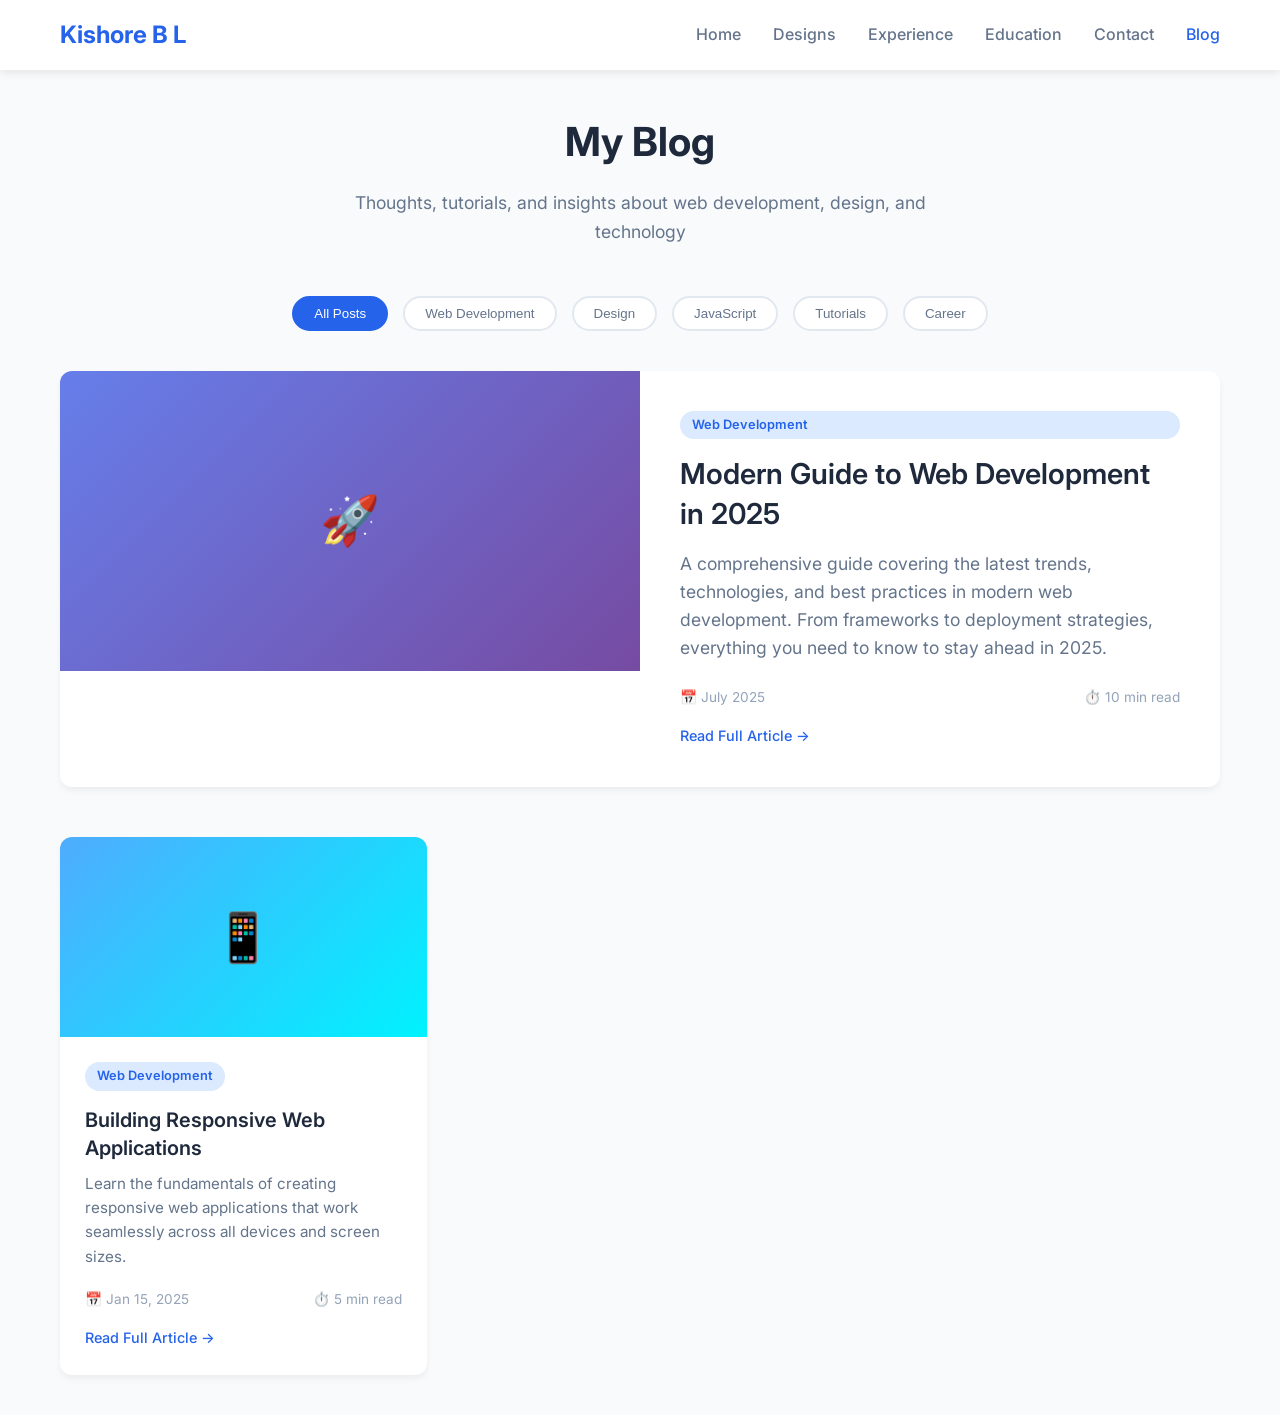
<file: Kishore B L Final Portfolio/project/Blog.html>
<!DOCTYPE html>
<html lang="en">
<head>
    <meta charset="UTF-8">
    <meta name="viewport" content="width=device-width, initial-scale=1.0">
    <title>Blog - Kishore B L Portfolio</title>
    <link rel="preconnect" href="https://fonts.googleapis.com">
    <link rel="preconnect" href="https://fonts.gstatic.com" crossorigin>
    <link href="https://fonts.googleapis.com/css2?family=Inter:wght@300;400;500;600;700&display=swap" rel="stylesheet">
    <style>
        * {
            margin: 0;
            padding: 0;
            box-sizing: border-box;
        }

        body {
            font-family: 'Inter', sans-serif;
            background: #f8fafc;
            color: #333;
            line-height: 1.6;
        }

        /* Navigation */
        .navbar {
            background: white;
            padding: 1rem 0;
            box-shadow: 0 2px 10px rgba(0,0,0,0.1);
            position: sticky;
            top: 0;
            z-index: 100;
        }

        .nav-container {
            max-width: 1200px;
            margin: 0 auto;
            padding: 0 20px;
            display: flex;
            justify-content: space-between;
            align-items: center;
        }

        .nav-logo a {
            font-size: 1.5rem;
            font-weight: 700;
            color: #2563eb;
            text-decoration: none;
        }

        .nav-menu {
            display: flex;
            list-style: none;
            gap: 2rem;
        }

        .nav-link {
            color: #64748b;
            text-decoration: none;
            font-weight: 500;
            transition: color 0.3s;
        }

        .nav-link:hover,
        .nav-link.active {
            color: #2563eb;
        }

        /* Blog Container */
        .blog-container {
            max-width: 1200px;
            margin: 0 auto;
            padding: 40px 20px;
        }

        .blog-header {
            text-align: center;
            margin-bottom: 50px;
        }

        .blog-title {
            font-size: 2.5rem;
            font-weight: 700;
            color: #1e293b;
            margin-bottom: 15px;
        }

        .blog-subtitle {
            font-size: 1.1rem;
            color: #64748b;
            max-width: 600px;
            margin: 0 auto;
        }

        /* Category Filter */
        .category-filter {
            display: flex;
            justify-content: center;
            gap: 15px;
            margin-bottom: 40px;
            flex-wrap: wrap;
        }

        .category-btn {
            background: white;
            border: 2px solid #e2e8f0;
            color: #64748b;
            padding: 8px 20px;
            border-radius: 25px;
            cursor: pointer;
            font-weight: 500;
            transition: all 0.3s ease;
        }

        .category-btn:hover,
        .category-btn.active {
            background: #2563eb;
            color: white;
            border-color: #2563eb;
        }

        /* Blog Grid */
        .blog-grid {
            display: grid;
            grid-template-columns: repeat(auto-fit, minmax(350px, 1fr));
            gap: 30px;
        }

        .blog-card {
            background: white;
            border-radius: 12px;
            overflow: hidden;
            box-shadow: 0 4px 6px rgba(0,0,0,0.05);
            transition: all 0.3s ease;
            cursor: pointer;
            position: relative;
        }

        .blog-card:hover {
            transform: translateY(-5px);
            box-shadow: 0 20px 25px rgba(0,0,0,0.1);
        }

        .blog-image {
            width: 100%;
            height: 200px;
            background-size: cover;
            background-position: center;
            display: flex;
            align-items: center;
            justify-content: center;
            font-size: 3rem;
            background: linear-gradient(135deg, #667eea 0%, #764ba2 100%);
        }

        .blog-content {
            padding: 25px;
        }

        .blog-category {
            display: inline-block;
            background: #dbeafe;
            color: #2563eb;
            padding: 4px 12px;
            border-radius: 20px;
            font-size: 0.8rem;
            font-weight: 600;
            margin-bottom: 15px;
        }

        .blog-card-title {
            font-size: 1.25rem;
            font-weight: 600;
            color: #1e293b;
            margin-bottom: 10px;
            line-height: 1.4;
        }

        .blog-excerpt {
            color: #64748b;
            font-size: 0.95rem;
            margin-bottom: 20px;
            line-height: 1.6;
        }

        .blog-meta {
            display: flex;
            justify-content: space-between;
            align-items: center;
            font-size: 0.85rem;
            color: #94a3b8;
        }

        .read-more-btn {
            color: #2563eb;
            text-decoration: none;
            font-weight: 500;
            font-size: 0.9rem;
            display: inline-flex;
            align-items: center;
            gap: 5px;
            margin-top: 15px;
            transition: color 0.3s;
            cursor: pointer;
        }

        .read-more-btn:hover {
            color: #1d4ed8;
        }

        /* Featured Post */
        .featured-post {
            grid-column: 1 / -1;
            display: grid;
            grid-template-columns: 1fr 1fr;
            gap: 0;
            margin-bottom: 20px;
        }

        .featured-post .blog-image {
            height: 300px;
        }

        .featured-post .blog-content {
            padding: 40px;
            display: flex;
            flex-direction: column;
            justify-content: center;
        }

        .featured-post .blog-card-title {
            font-size: 1.8rem;
            margin-bottom: 15px;
        }

        .featured-post .blog-excerpt {
            font-size: 1.1rem;
            margin-bottom: 25px;
        }

        /* Blog Post Detail Section */
        .blog-post-detail {
            display: none;
            background: white;
            border-radius: 12px;
            padding: 40px;
            margin-top: 40px;
            box-shadow: 0 4px 6px rgba(0,0,0,0.05);
        }

        .blog-post-detail.active {
            display: block;
        }

        .blog-post-header {
            text-align: center;
            margin-bottom: 40px;
            padding-bottom: 30px;
            border-bottom: 2px solid #e2e8f0;
        }

        .blog-post-title {
            font-size: 2.5rem;
            font-weight: 700;
            color: #1e293b;
            margin-bottom: 20px;
            line-height: 1.2;
        }

        .blog-post-meta {
            display: flex;
            justify-content: center;
            gap: 30px;
            color: #64748b;
            font-size: 0.95rem;
            margin-bottom: 20px;
        }

        .blog-post-category-large {
            display: inline-block;
            background: #2563eb;
            color: white;
            padding: 8px 20px;
            border-radius: 25px;
            font-size: 0.9rem;
            font-weight: 600;
        }

        .blog-post-content {
            max-width: 800px;
            margin: 0 auto;
            font-size: 1.1rem;
            line-height: 1.8;
            color: #374151;
        }

        .blog-post-content h2 {
            font-size: 1.8rem;
            font-weight: 600;
            color: #1e293b;
            margin: 40px 0 20px 0;
            padding-top: 20px;
            border-top: 1px solid #e2e8f0;
        }

        .blog-post-content h3 {
            font-size: 1.4rem;
            font-weight: 600;
            color: #1e293b;
            margin: 30px 0 15px 0;
        }

        .blog-post-content p {
            margin-bottom: 20px;
        }

        .blog-post-content ul, .blog-post-content ol {
            margin: 20px 0;
            padding-left: 30px;
        }

        .blog-post-content li {
            margin-bottom: 10px;
        }

        .blog-post-content strong {
            color: #1e293b;
            font-weight: 600;
        }

        .back-to-blog {
            background: #2563eb;
            color: white;
            border: none;
            padding: 12px 24px;
            border-radius: 8px;
            cursor: pointer;
            font-weight: 500;
            margin-bottom: 30px;
            transition: background 0.3s;
        }

        .back-to-blog:hover {
            background: #1d4ed8;
        }

        /* Footer */
        .footer {
            background: #1e293b;
            color: white;
            text-align: center;
            padding: 30px 0;
            margin-top: 60px;
        }

        /* Mobile Responsive */
        @media (max-width: 768px) {
            .blog-title {
                font-size: 2rem;
            }
            
            .blog-grid {
                grid-template-columns: 1fr;
                gap: 20px;
            }
            
            .nav-menu {
                gap: 1rem;
            }

            .featured-post {
                grid-template-columns: 1fr;
            }

            .featured-post .blog-content {
                padding: 25px;
            }

            .category-filter {
                gap: 10px;
            }

            .category-btn {
                padding: 6px 15px;
                font-size: 0.9rem;
            }

            .blog-post-title {
                font-size: 2rem;
            }

            .blog-post-meta {
                flex-direction: column;
                gap: 10px;
            }

            .blog-post-detail {
                padding: 20px;
            }
        }
    </style>
</head>
<body>
    <nav class="navbar">
        <div class="nav-container">
            <div class="nav-logo">
                <a href="index.html">Kishore B L</a>
            </div>
            <ul class="nav-menu">
                <li><a href="index.html" class="nav-link">Home</a></li>
                <li><a href="design2.html" class="nav-link">Designs</a></li>
                <li><a href="experience.html" class="nav-link">Experience</a></li>
                <li><a href="education.html" class="nav-link">Education</a></li>
                <li><a href="contact.html" class="nav-link">Contact</a></li>
                <li><a href="blog.html" class="nav-link active">Blog</a></li>
            </ul>
        </div>
    </nav>

    <main class="blog-container">
        <!-- Blog List View -->
        <div id="blog-list-view">
            <div class="blog-header">
                <h1 class="blog-title">My Blog</h1>
                <p class="blog-subtitle">
                    Thoughts, tutorials, and insights about web development, design, and technology
                </p>
            </div>

            <div class="category-filter">
                <button class="category-btn active" data-category="all">All Posts</button>
                <button class="category-btn" data-category="web-development">Web Development</button>
                <button class="category-btn" data-category="design">Design</button>
                <button class="category-btn" data-category="javascript">JavaScript</button>
                <button class="category-btn" data-category="tutorials">Tutorials</button>
                <button class="category-btn" data-category="career">Career</button>
            </div>

            <div class="blog-grid">
                <!-- Featured Blog Post -->
                <article class="blog-card featured-post" data-category="web-development" onclick="showBlogPost('modern-web-dev-2025')">
                    <div class="blog-image" style="background: linear-gradient(135deg, #667eea 0%, #764ba2 100%);">
                        <span>🚀</span>
                    </div>
                    <div class="blog-content">
                        <span class="blog-category">Web Development</span>
                        <h3 class="blog-card-title">Modern Guide to Web Development in 2025</h3>
                        <p class="blog-excerpt">
                            A comprehensive guide covering the latest trends, technologies, and best practices in modern web development. From frameworks to deployment strategies, everything you need to know to stay ahead in 2025.
                        </p>
                        <div class="blog-meta">
                            <span class="blog-date">📅 July 2025</span>
                            <span class="blog-read-time">⏱️ 10 min read</span>
                        </div>
                        <span class="read-more-btn">
                            Read Full Article →
                        </span>
                    </div>
                </article>

                <!-- Blog Post 1 -->
                <article class="blog-card" data-category="web-development">
                    <div class="blog-image" style="background: linear-gradient(135deg, #4facfe 0%, #00f2fe 100%);">
                        <span>📱</span>
                    </div>
                    <div class="blog-content">
                        <span class="blog-category">Web Development</span>
                        <h3 class="blog-card-title">Building Responsive Web Applications</h3>
                        <p class="blog-excerpt">
                            Learn the fundamentals of creating responsive web applications that work seamlessly across all devices and screen sizes.
                        </p>
                        <div class="blog-meta">
                            <span class="blog-date">📅 Jan 15, 2025</span>
                            <span class="blog-read-time">⏱️ 5 min read</span>
                        </div>
                        <span class="read-more-btn">
                            Read Full Article →
                        </span>
                    </div>
                </article>
</file>
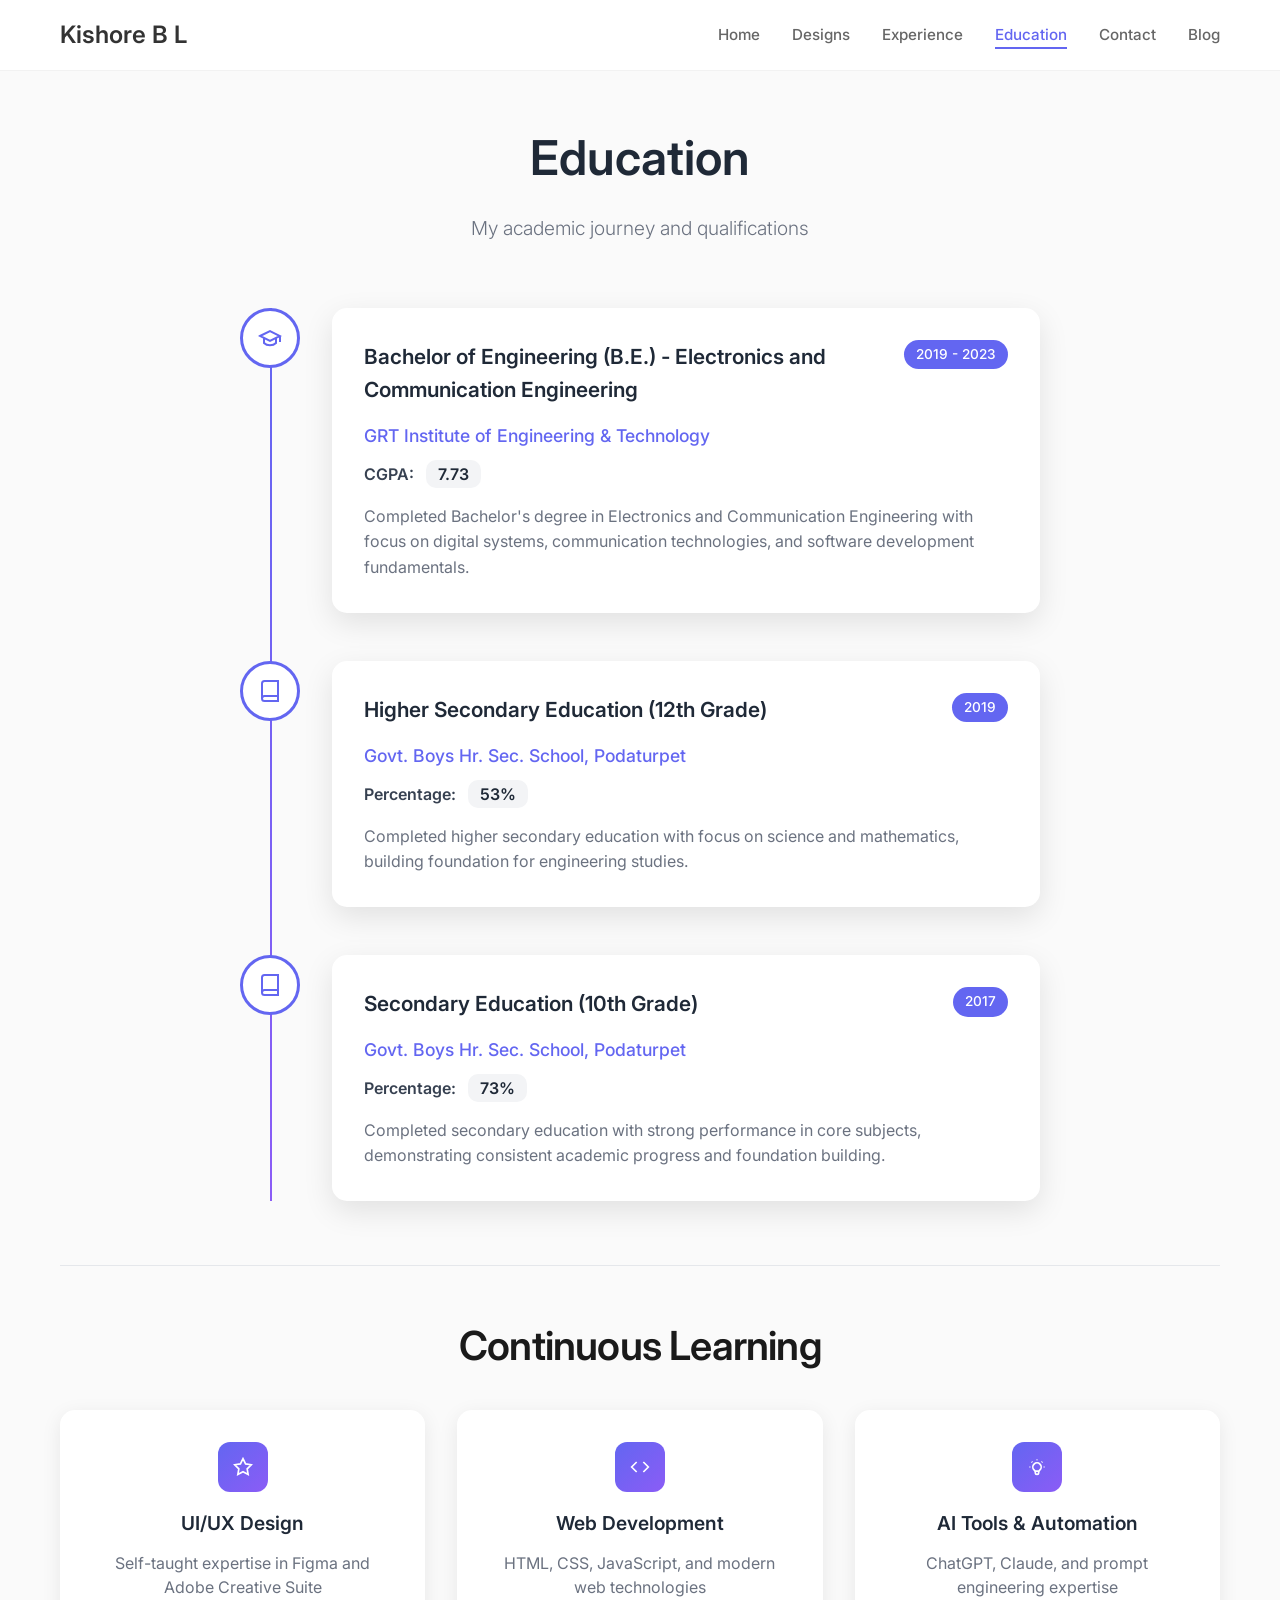
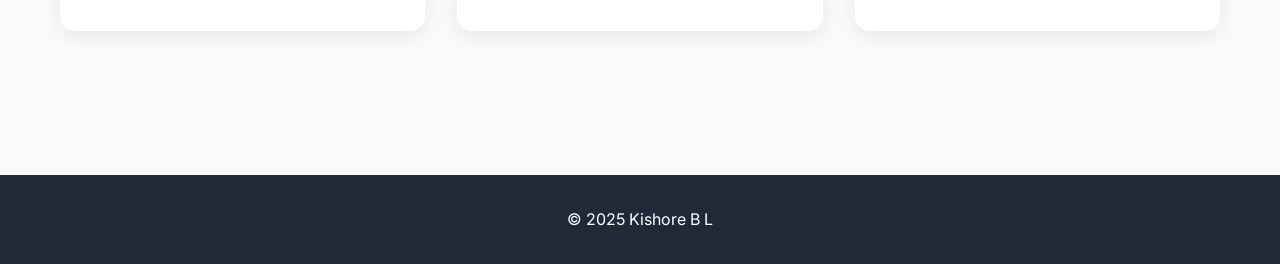
<file: Kishore B L Final Portfolio/project/education.html>
<!DOCTYPE html>
<html lang="en">
<head>
    <meta charset="UTF-8">
    <meta name="viewport" content="width=device-width, initial-scale=1.0">
    <title>Education - Kishore B L</title>
    <link rel="preconnect" href="https://fonts.googleapis.com">
    <link rel="preconnect" href="https://fonts.gstatic.com" crossorigin>
    <link href="https://fonts.googleapis.com/css2?family=Inter:wght@300;400;500;600;700&display=swap" rel="stylesheet">
    <link rel="stylesheet" href="style.css">
</head>
<body>
    <!-- Navigation -->
    <nav class="navbar">
        <div class="nav-container">
            <div class="nav-logo">
                <a href="index.html">Kishore B L</a>
            </div>
            <ul class="nav-menu">
                <li class="nav-item">
                    <a href="index.html" class="nav-link">Home</a>
                </li>
                <li class="nav-item">
                    <a href="design2.html" class="nav-link">Designs</a>
                </li>
                <li class="nav-item">
                    <a href="experience.html" class="nav-link">Experience</a>
                </li>
                <li class="nav-item">
                    <a href="education.html" class="nav-link active">Education</a>
                </li>
                <li class="nav-item">
                    <a href="contact.html" class="nav-link">Contact</a>
                </li>
                <li class="nav-item">
                    <a href="Blog.html" class="nav-link">Blog</a>
                </li>
            </ul>
            <div class="hamburger">
                <span class="bar"></span>
                <span class="bar"></span>
                <span class="bar"></span>
            </div>
        </div>
    </nav>

    <!-- Main Content -->
    <main class="main-content">
        <div class="container">
            <div class="page-header">
                <h1 class="page-title">Education</h1>
                <p class="page-subtitle">My academic journey and qualifications</p>
            </div>

            <div class="education-timeline">
                <div class="education-item">
                    <div class="education-icon">
                        <svg width="24" height="24" viewBox="0 0 24 24" fill="none" stroke="currentColor" stroke-width="2">
                            <path d="M22 10v6M2 10l10-5 10 5-10 5z"/>
                            <path d="M6 12v5c3 3 9 3 12 0v-5"/>
                        </svg>
                    </div>
                    <div class="education-content">
                        <div class="education-header">
                            <h3 class="education-degree">Bachelor of Engineering (B.E.) - Electronics and Communication Engineering</h3>
                            <span class="education-year">2019 - 2023</span>
                        </div>
                        <p class="education-institution">GRT Institute of Engineering & Technology</p>
                        <div class="education-grade">
                            <span class="grade-label">CGPA:</span>
                            <span class="grade-value">7.73</span>
                        </div>
                        <p class="education-description">
                            Completed Bachelor's degree in Electronics and Communication Engineering with focus on 
                            digital systems, communication technologies, and software development fundamentals.
                        </p>
                    </div>
                </div>

                <div class="education-item">
                    <div class="education-icon">
                        <svg width="24" height="24" viewBox="0 0 24 24" fill="none" stroke="currentColor" stroke-width="2">
                            <path d="M4 19.5A2.5 2.5 0 0 1 6.5 17H20"/>
                            <path d="M6.5 2H20v20H6.5A2.5 2.5 0 0 1 4 19.5v-15A2.5 2.5 0 0 1 6.5 2z"/>
                        </svg>
                    </div>
                    <div class="education-content">
                        <div class="education-header">
                            <h3 class="education-degree">Higher Secondary Education (12th Grade)</h3>
                            <span class="education-year">2019</span>
                        </div>
                        <p class="education-institution">Govt. Boys Hr. Sec. School, Podaturpet</p>
                        <div class="education-grade">
                            <span class="grade-label">Percentage:</span>
                            <span class="grade-value">53%</span>
                        </div>
                        <p class="education-description">
                            Completed higher secondary education with focus on science and mathematics, 
                            building foundation for engineering studies.
                        </p>
                    </div>
                </div>

                <div class="education-item">
                    <div class="education-icon">
                        <svg width="24" height="24" viewBox="0 0 24 24" fill="none" stroke="currentColor" stroke-width="2">
                            <path d="M4 19.5A2.5 2.5 0 0 1 6.5 17H20"/>
                            <path d="M6.5 2H20v20H6.5A2.5 2.5 0 0 1 4 19.5v-15A2.5 2.5 0 0 1 6.5 2z"/>
                        </svg>
                    </div>
                    <div class="education-content">
                        <div class="education-header">
                            <h3 class="education-degree">Secondary Education (10th Grade)</h3>
                            <span class="education-year">2017</span>
                        </div>
                        <p class="education-institution">Govt. Boys Hr. Sec. School, Podaturpet</p>
                        <div class="education-grade">
                            <span class="grade-label">Percentage:</span>
                            <span class="grade-value">73%</span>
                        </div>
                        <p class="education-description">
                            Completed secondary education with strong performance in core subjects, 
                            demonstrating consistent academic progress and foundation building.
                        </p>
                    </div>
                </div>
            </div>

            <div class="additional-learning">
                <h2 class="section-title">Continuous Learning</h2>
                <div class="learning-grid">
                    <div class="learning-item">
                        <div class="learning-icon">
                            <svg width="20" height="20" viewBox="0 0 24 24" fill="none" stroke="currentColor" stroke-width="2">
                                <path d="M12 2l3.09 6.26L22 9.27l-5 4.87 1.18 6.88L12 17.77l-6.18 3.25L7 14.14 2 9.27l6.91-1.01L12 2z"/>
                            </svg>
                        </div>
                        <h3>UI/UX Design</h3>
                        <p>Self-taught expertise in Figma and Adobe Creative Suite</p>
                    </div>
                    <div class="learning-item">
                        <div class="learning-icon">
                            <svg width="20" height="20" viewBox="0 0 24 24" fill="none" stroke="currentColor" stroke-width="2">
                                <polyline points="16 18 22 12 16 6"/>
                                <polyline points="8 6 2 12 8 18"/>
                            </svg>
                        </div>
                        <h3>Web Development</h3>
                        <p>HTML, CSS, JavaScript, and modern web technologies</p>
                    </div>
                    <div class="learning-item">
                        <div class="learning-icon">
                            <svg width="20" height="20" viewBox="0 0 24 24" fill="none" stroke="currentColor" stroke-width="2">
                                <path d="M9.663 17h4.673M12 3v1m6.364 1.636l-.707.707M21 12h-1M4 12H3m3.343-5.657l-.707-.707m2.828 9.9a5 5 0 117.072 0l-.548.547A3.374 3.374 0 0014 18.469V19a2 2 0 11-4 0v-.531c0-.895-.356-1.754-.988-2.386l-.548-.547z"/>
                            </svg>
                        </div>
                        <h3>AI Tools & Automation</h3>
                        <p>ChatGPT, Claude, and prompt engineering expertise</p>
                    </div>
                </div>
            </div>
        </div>
    </main>

    <!-- Footer -->
    <footer class="footer">
        <div class="footer-container">
            <p>&copy; 2025 Kishore B L</p>
        </div>
    </footer>

    <script src="script.js"></script>
</body>
</html>
</file>
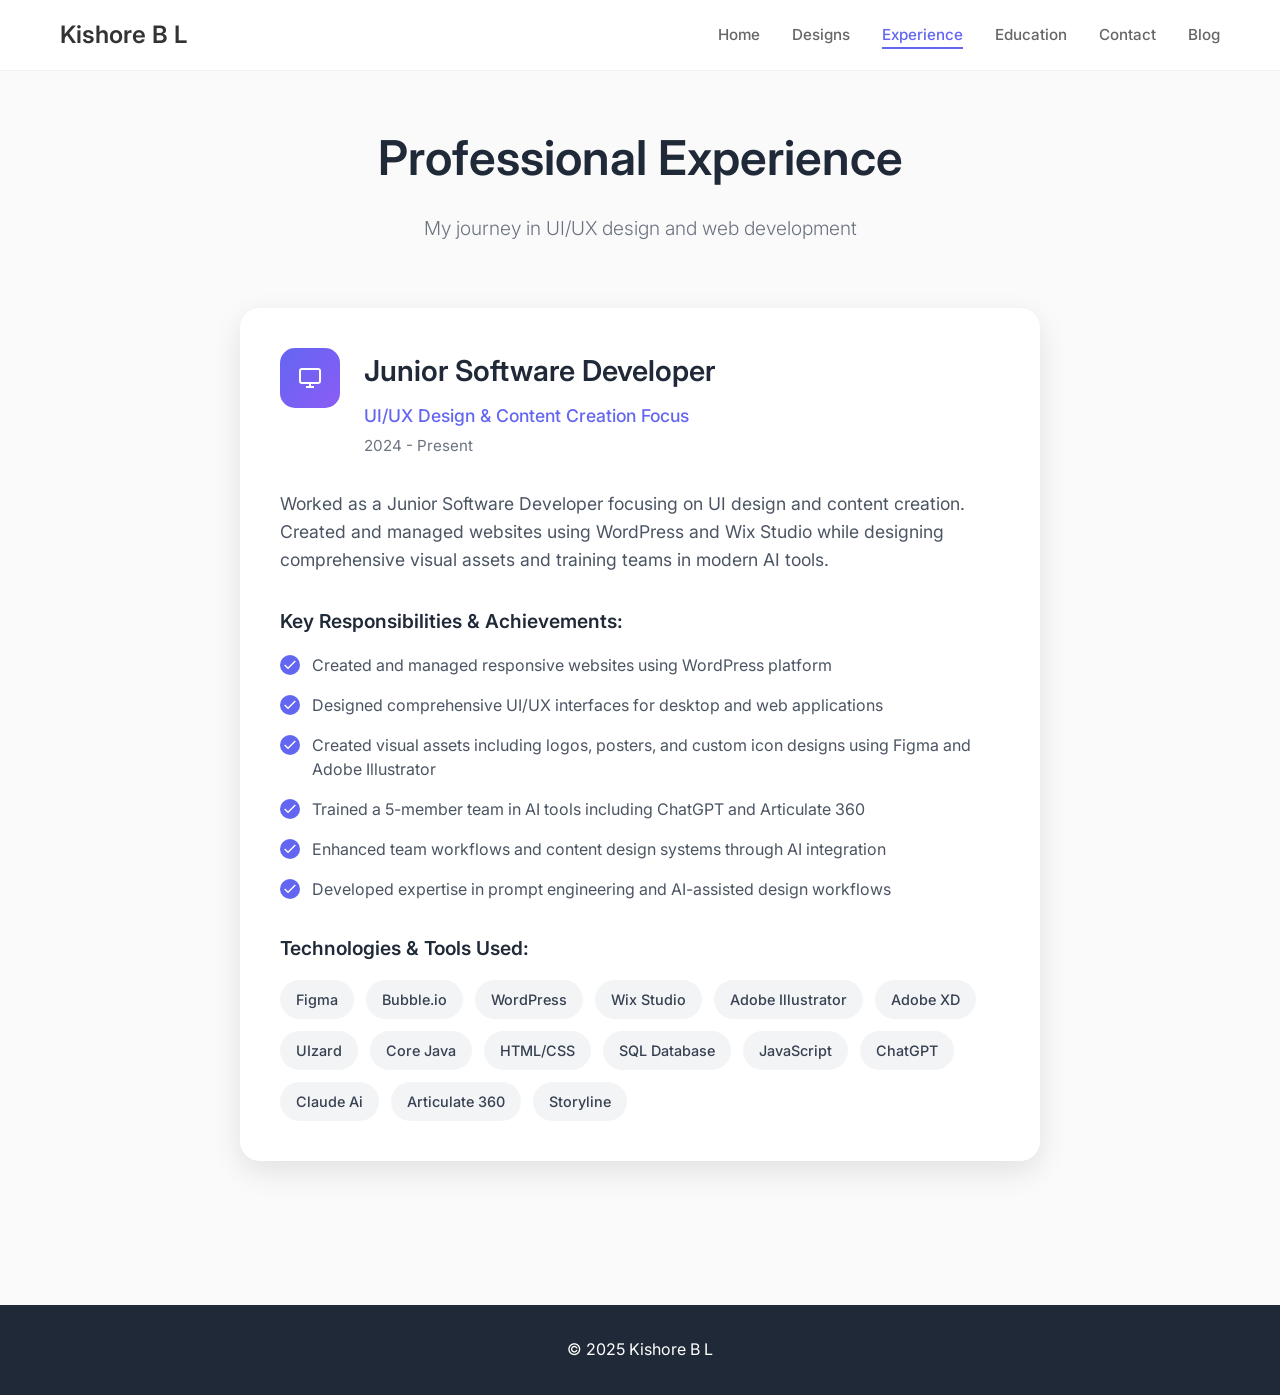
<file: Kishore B L Final Portfolio/project/experience.html>
<!DOCTYPE html>
<html lang="en">
<head>
    <meta charset="UTF-8">
    <meta name="viewport" content="width=device-width, initial-scale=1.0">
    <title>Experience - Kishore B L</title>
    <link rel="preconnect" href="https://fonts.googleapis.com">
    <link rel="preconnect" href="https://fonts.gstatic.com" crossorigin>
    <link href="https://fonts.googleapis.com/css2?family=Inter:wght@300;400;500;600;700&display=swap" rel="stylesheet">
    <link rel="stylesheet" href="style.css">
</head>
<body>
    <!-- Navigation -->
    <nav class="navbar">
        <div class="nav-container">
            <div class="nav-logo">
                <a href="index.html">Kishore B L</a>
            </div>
            <ul class="nav-menu">
                <li class="nav-item">
                    <a href="index.html" class="nav-link">Home</a>
                </li>
                <li class="nav-item">
                    <a href="design2.html" class="nav-link">Designs</a>
                </li>
                <li class="nav-item">
                    <a href="experience.html" class="nav-link active">Experience</a>
                </li>
                <li class="nav-item">
                    <a href="education.html" class="nav-link">Education</a>
                </li>
                <li class="nav-item">
                    <a href="contact.html" class="nav-link">Contact</a>
                </li>
                <li class="nav-item">
                    <a href="Blog.html" class="nav-link">Blog</a>
                </li>
            </ul>
            <div class="hamburger">
                <span class="bar"></span>
                <span class="bar"></span>
                <span class="bar"></span>
            </div>
        </div>
    </nav>

    <!-- Main Content -->
    <main class="main-content">
        <div class="container">
            <div class="page-header">
                <h1 class="page-title">Professional Experience</h1>
                <p class="page-subtitle">My journey in UI/UX design and web development</p>
            </div>

            <div class="experience-section">
                <div class="experience-card">
                    <div class="experience-header">
                        <div class="experience-icon">
                            <svg width="24" height="24" viewBox="0 0 24 24" fill="none" stroke="currentColor" stroke-width="2">
                                <rect x="2" y="3" width="20" height="14" rx="2" ry="2"/>
                                <line x1="8" y1="21" x2="16" y2="21"/>
                                <line x1="12" y1="17" x2="12" y2="21"/>
                            </svg>
                        </div>
                        <div class="experience-info">
                            <h2 class="experience-title">Junior Software Developer</h2>
                            <p class="experience-company">UI/UX Design & Content Creation Focus</p>
                            <p class="experience-duration">2024 - Present</p>
                        </div>
                    </div>

                    <div class="experience-content">
                        <p class="experience-description">
                            Worked as a Junior Software Developer focusing on UI design and content creation. 
                            Created and managed websites using WordPress and Wix Studio while designing 
                            comprehensive visual assets and training teams in modern AI tools.
                        </p>

                        <div class="experience-responsibilities">
                            <h3>Key Responsibilities & Achievements:</h3>
                            <ul class="responsibilities-list">
                                <li>
                                    <div class="responsibility-icon">
                                        <svg width="16" height="16" viewBox="0 0 24 24" fill="none" stroke="currentColor" stroke-width="2">
                                            <polyline points="20 6 9 17 4 12"/>
                                        </svg>
                                    </div>
                                    <span>Created and managed responsive websites using WordPress platform</span>
                                </li>
                                <li>
                                    <div class="responsibility-icon">
                                        <svg width="16" height="16" viewBox="0 0 24 24" fill="none" stroke="currentColor" stroke-width="2">
                                            <polyline points="20 6 9 17 4 12"/>
                                        </svg>
                                    </div>
                                    <span>Designed comprehensive UI/UX interfaces for desktop and web applications</span>
                                </li>
                                <li>
                                    <div class="responsibility-icon">
                                        <svg width="16" height="16" viewBox="0 0 24 24" fill="none" stroke="currentColor" stroke-width="2">
                                            <polyline points="20 6 9 17 4 12"/>
                                        </svg>
                                    </div>
                                    <span>Created visual assets including logos, posters, and custom icon designs using Figma and Adobe Illustrator</span>
                                </li>
                                <li>
                                    <div class="responsibility-icon">
                                        <svg width="16" height="16" viewBox="0 0 24 24" fill="none" stroke="currentColor" stroke-width="2">
                                            <polyline points="20 6 9 17 4 12"/>
                                        </svg>
                                    </div>
                                    <span>Trained a 5-member team in AI tools including ChatGPT and Articulate 360</span>
                                </li>
                                <li>
                                    <div class="responsibility-icon">
                                        <svg width="16" height="16" viewBox="0 0 24 24" fill="none" stroke="currentColor" stroke-width="2">
                                            <polyline points="20 6 9 17 4 12"/>
                                        </svg>
                                    </div>
                                    <span>Enhanced team workflows and content design systems through AI integration</span>
                                </li>
                                <li>
                                    <div class="responsibility-icon">
                                        <svg width="16" height="16" viewBox="0 0 24 24" fill="none" stroke="currentColor" stroke-width="2">
                                            <polyline points="20 6 9 17 4 12"/>
                                        </svg>
                                    </div>
                                    <span>Developed expertise in prompt engineering and AI-assisted design workflows</span>
                                </li>
                            </ul>
                        </div>

                        <div class="skills-used">
                            <h3>Technologies & Tools Used:</h3>
                            <div class="skills-tags">
                                <span class="skill-tag">Figma</span>
                                <span class="skill-tag">Bubble.io</span>
                                <span class="skill-tag">WordPress</span>
                                <span class="skill-tag">Wix Studio</span>
                                <span class="skill-tag">Adobe Illustrator</span>
                                <span class="skill-tag">Adobe XD</span>
                                <span class="skill-tag">UIzard </span>
                                <span class="skill-tag">Core Java</span>
                                <span class="skill-tag">HTML/CSS</span>
                                <span class="skill-tag">SQL Database</span>
                                <span class="skill-tag">JavaScript</span>
                                <span class="skill-tag">ChatGPT</span>
                                <span class="skill-tag">Claude Ai</span>
                                <span class="skill-tag">Articulate 360</span>
                                <span class="skill-tag">Storyline</span>
                            </div>
                        </div>
                    </div>
                </div>
            </div>
        </div>
    </main>

    <!-- Footer -->
    <footer class="footer">
        <div class="footer-container">
            <p>&copy; 2025 Kishore B L</p>
        </div>
    </footer>

    <script src="script.js"></script>
</body>
</html>
</file>
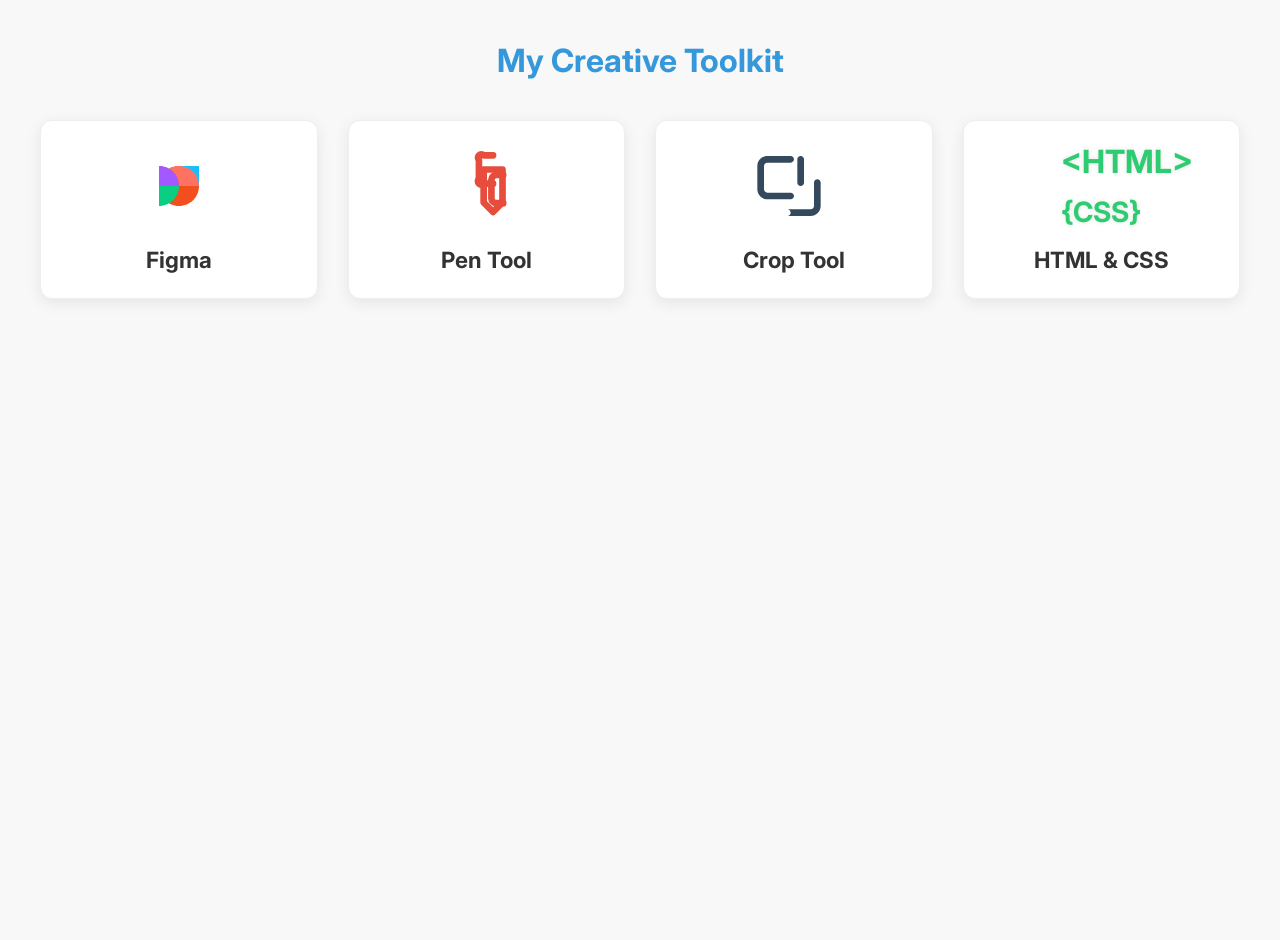
<file: Kishore B L Final Portfolio/project/Untitled-1.html>
<!DOCTYPE html>
<html lang="en">
<head>
    <meta charset="UTF-8">
    <meta name="viewport" content="width=device-width, initial-scale=1.0">
    <title>Animated Tools</title>
    <link rel="preconnect" href="https://fonts.googleapis.com">
    <link rel="preconnect" href="https://fonts.gstatic.com" crossorigin>
    <link href="https://fonts.googleapis.com/css2?family=Inter:wght@400;700&display=swap" rel="stylesheet">
    <style>
        :root {
            --primary-color: #3498db;
            --secondary-color: #2ecc71;
            --text-color: #333;
            --bg-color: #f8f8f8;
            --card-bg: #fff;
            --border-color: #eee;
            --shadow-light: rgba(0, 0, 0, 0.08);
            --shadow-medium: rgba(0, 0, 0, 0.15);
        }

        body {
            font-family: 'Inter', sans-serif;
            margin: 0;
            padding: 20px;
            background-color: var(--bg-color);
            color: var(--text-color);
            display: flex;
            flex-direction: column;
            align-items: center;
            min-height: 100vh;
        }

        h1 {
            color: var(--primary-color);
            margin-bottom: 40px;
            text-align: center;
        }

        .tools-grid {
            display: grid;
            grid-template-columns: repeat(auto-fit, minmax(180px, 1fr));
            gap: 30px;
            max-width: 1200px;
            width: 100%;
            justify-content: center;
        }

        .tool-card {
            background-color: var(--card-bg);
            border-radius: 12px;
            box-shadow: 0 4px 15px var(--shadow-light);
            padding: 25px;
            display: flex;
            flex-direction: column;
            align-items: center;
            text-align: center;
            transition: transform 0.3s ease, box-shadow 0.3s ease;
            cursor: pointer;
            border: 1px solid var(--border-color);
            overflow: hidden; /* For animations that might expand */
        }

        .tool-card:hover {
            transform: translateY(-8px) scale(1.03);
            box-shadow: 0 8px 25px var(--shadow-medium);
        }

        .tool-icon {
            width: 80px;
            height: 80px;
            margin-bottom: 20px;
            display: flex;
            align-items: center;
            justify-content: center;
            font-size: 48px;
            color: var(--primary-color);
            position: relative;
            transform-origin: center;
        }

        .tool-card h2 {
            font-size: 1.4em;
            margin: 0;
            color: var(--text-color);
        }

        /* Figma Icon Styling & Animation */
        .tool-icon.figma {
            color: #1a1a1a; /* Figma dark color */
        }
        .tool-icon.figma svg {
            width: 100%;
            height: 100%;
            transform: rotate(0deg);
            transition: transform 0.5s cubic-bezier(0.68, -0.55, 0.265, 1.55);
        }
        .tool-card:hover .tool-icon.figma svg {
            transform: rotate(360deg);
        }
        .figma-f path:nth-child(1) { fill: #f24e1e; }
        .figma-f path:nth-child(2) { fill: #ff7262; }
        .figma-f path:nth-child(3) { fill: #a259ff; }
        .figma-f path:nth-child(4) { fill: #1abcfe; }
        .figma-f path:nth-child(5) { fill: #0acf83; }


        /* Pen Tool Styling & Animation */
        .tool-icon.pen-tool {
            font-size: 60px; /* Adjust for better fit */
            color: #e74c3c; /* Reddish tone for pen */
            transition: all 0.3s ease;
        }
        .tool-icon.pen-tool svg {
            stroke: currentColor; /* Use current color for stroke */
            fill: none;
            stroke-width: 2;
            stroke-linecap: round;
            stroke-linejoin: round;
            width: 100%;
            height: 100%;
            transform: rotate(-45deg) translateY(0);
            transition: transform 0.4s cubic-bezier(0.175, 0.885, 0.32, 1.275);
        }
        .tool-card:hover .tool-icon.pen-tool svg {
            transform: rotate(-60deg) translateY(-5px);
        }

        /* Crop Tool Styling & Animation */
        .tool-icon.crop-tool {
            color: #34495e; /* Darker shade */
            transition: all 0.3s ease;
        }
        .tool-icon.crop-tool svg {
            fill: currentColor;
            width: 100%;
            height: 100%;
            transform: scale(1);
            transition: transform 0.3s ease-out;
        }
        .tool-card:hover .tool-icon.crop-tool svg {
            transform: scale(1.1);
        }

        /* HTML/CSS Styling & Animation */
        .tool-icon.html-css {
            font-family: 'Inter', sans-serif;
            font-weight: 700;
            color: var(--secondary-color);
            display: flex;
            flex-direction: column;
            line-height: 1;
            font-size: 32px;
            position: relative;
            text-shadow: 0 0 5px rgba(0,0,0,0.1);
        }
        .tool-icon.html-css span {
            position: absolute;
            opacity: 1;
            transform: translateX(0);
            transition: opacity 0.3s ease-out, transform 0.3s ease-out;
        }
        .tool-icon.html-css .html-tag {
            top: 0;
            left: 0;
        }
        .tool-icon.html-css .css-tag {
            bottom: 0;
            right: 0;
            font-size: 28px;
        }
        .tool-card:hover .tool-icon.html-css .html-tag {
            opacity: 0;
            transform: translateX(-10px);
        }
        .tool-card:hover .tool-icon.html-css .css-tag {
            opacity: 0;
            transform: translateX(10px);
        }
        .tool-icon.html-css::after { /* Combined icon on hover */
            content: "{}< >";
            position: absolute;
            font-size: 48px;
            color: var(--primary-color);
            opacity: 0;
            transform: scale(0.5);
            transition: opacity 0.4s ease-in, transform 0.4s ease-in;
        }
        .tool-card:hover .tool-icon.html-css::after {
            opacity: 1;
            transform: scale(1);
        }

        /* Responsive adjustments */
        @media (max-width: 768px) {
            .tools-grid {
                grid-template-columns: repeat(auto-fit, minmax(150px, 1fr));
            }
            .tool-card {
                padding: 20px;
            }
            .tool-icon {
                width: 60px;
                height: 60px;
                margin-bottom: 15px;
                font-size: 38px;
            }
            .tool-card h2 {
                font-size: 1.2em;
            }
            .tool-icon.html-css .html-tag { font-size: 28px; }
            .tool-icon.html-css .css-tag { font-size: 24px; }
            .tool-card:hover .tool-icon.html-css::after { font-size: 38px; }
        }
    </style>
</head>
<body>

    <h1>My Creative Toolkit</h1>

    <div class="tools-grid">

        <div class="tool-card">
            <div class="tool-icon figma">
                <svg viewBox="0 0 48 48" fill="none" xmlns="http://www.w3.org/2000/svg" class="figma-f">
                    <path d="M12 24C12 30.6274 17.3726 36 24 36C30.6274 36 36 30.6274 36 24C36 17.3726 30.6274 12 24 12C17.3726 12 12 17.3726 12 24Z" fill="#F24E1E"/>
                    <path d="M12 12V24C12 17.3726 17.3726 12 24 12C30.6274 12 36 17.3726 36 24H24C24 17.3726 18.6274 12 12 12Z" fill="#FF7262"/>
                    <path d="M12 12C18.6274 12 24 17.3726 24 24H12V12Z" fill="#A259FF"/>
                    <path d="M24 12C30.6274 12 36 17.3726 36 24V12H24V24Z" fill="#1ABCFE"/>
                    <path d="M24 24C24 30.6274 18.6274 36 12 36V24H24Z" fill="#0ACF83"/>
                </svg>
            </div>
            <h2>Figma</h2>
        </div>

        <div class="tool-card">
            <div class="tool-icon pen-tool">
                <svg xmlns="http://www.w3.org/2000/svg" viewBox="0 0 24 24" stroke-width="1.5" stroke="currentColor" fill="none" stroke-linecap="round" stroke-linejoin="round">
                    <path stroke="none" d="M0 0h24v24H0z" fill="none"/>
                    <path d="M12 19l7 -7l-4 -4l-7 7v4h4z" />
                    <path d="M18 13.3l-1.5 -1.5a1.5 1.5 0 0 0 -2 0l-4 4a1.5 1.5 0 0 0 0 2l1.5 1.5" />
                    <path d="M20 7l-2 -2a1 1 0 0 0 -2 0l-4 4a1 1 0 0 0 0 2l2 2" />
                </svg>
            </div>
            <h2>Pen Tool</h2>
        </div>

        <div class="tool-card">
            <div class="tool-icon crop-tool">
                <svg xmlns="http://www.w3.org/2000/svg" viewBox="0 0 24 24" fill="currentColor">
                    <path d="M4 14C3.44772 14 3 13.5523 3 13V6C3 5.44772 3.44772 5 4 5H11C11.5523 5 12 4.55228 12 4C12 3.44772 11.5523 3 11 3H4C2.34315 3 1 4.34315 1 6V13C1 14.6569 2.34315 16 4 16H11C11.5523 16 12 15.5523 12 15C12 14.4477 11.5523 14 11 14H4ZM10 19C10.5523 19 11 19.4477 11 20C11 20.5523 10.5523 21 10 21H17C18.6569 21 20 19.6569 20 18V11C20 10.4477 19.5523 10 19 10C18.4477 10 18 10.4477 18 11V18C18 18.5523 17.5523 19 17 19H10ZM14 3C14.5523 3 15 3.44772 15 4V11C15 11.5523 14.5523 12 14 12C13.4477 12 13 11.5523 13 11V4C13 3.44772 13.4477 3 14 3Z" />
                </svg>
            </div>
            <h2>Crop Tool</h2>
        </div>

        <div class="tool-card">
            <div class="tool-icon html-css">
                <span class="html-tag">&lt;HTML&gt;</span>
                <span class="css-tag">{CSS}</span>
            </div>
            <h2>HTML & CSS</h2>
        </div>

    </div>

</body>
</html>
</file>
<file: Kishore B L Final Portfolio/project/style.css>
/* Reset and Base Styles */
* {
    margin: 0;
    padding: 0;
    box-sizing: border-box;
}

html {
    scroll-behavior: smooth;
}

body {
    font-family: 'Inter', -apple-system, BlinkMacSystemFont, 'Segoe UI', Roboto, sans-serif;
    line-height: 1.6;
    color: #333;
    background-color: #fafafa;
    overflow-x: hidden;
}

/* Container */
.container {
    max-width: 1200px;
    margin: 0 auto;
    padding: 0 20px;
}

/* Navigation */
.navbar {
    position: fixed;
    top: 0;
    width: 100%;
    background: rgba(255, 255, 255, 0.95);
    backdrop-filter: blur(10px);
    border-bottom: 1px solid rgba(0, 0, 0, 0.05);
    z-index: 1000;
    transition: all 0.3s ease;
}

.navbar.scrolled {
    background: rgba(255, 255, 255, 0.98);
    box-shadow: 0 2px 20px rgba(0, 0, 0, 0.1);
}

.nav-container {
    max-width: 1200px;
    margin: 0 auto;
    padding: 0 20px;
    display: flex;
    justify-content: space-between;
    align-items: center;
    height: 70px;
}

.nav-logo a {
    font-size: 1.5rem;
    font-weight: 600;
    color: #333;
    text-decoration: none;
    transition: color 0.3s ease;
}

.nav-logo a:hover {
    color: #6366f1;
}

.nav-menu {
    display: flex;
    list-style: none;
    gap: 2rem;
}

.nav-link {
    color: #666;
    text-decoration: none;
    font-weight: 500;
    font-size: 0.95rem;
    position: relative;
    transition: color 0.3s ease;
}

.nav-link:hover,
.nav-link.active {
    color: #6366f1;
}

.nav-link::after {
    content: '';
    position: absolute;
    width: 0;
    height: 2px;
    bottom: -5px;
    left: 0;
    background-color: #6366f1;
    transition: width 0.3s ease;
}

.nav-link:hover::after,
.nav-link.active::after {
    width: 100%;
}

/* Mobile Navigation */
.hamburger {
    display: none;
    flex-direction: column;
    cursor: pointer;
}

.bar {
    width: 25px;
    height: 3px;
    background-color: #333;
    margin: 3px 0;
    transition: 0.3s;
}

/* Hero Section */
.hero {
    min-height: 80vh;
    display: flex;
    align-items: center;
    position: relative;
    padding: 120px 0 80px;
    background: linear-gradient(135deg, #fafafa 0%, #f8fafc 100%);
}

.hero-container {
    max-width: 1200px;
    margin: 0 auto;
    padding: 0 20px;
    width: 100%;
}

.hero-content {
    display: grid;
    grid-template-columns: 1fr 1fr;
    gap: 4rem;
    align-items: center;
}

.hero-text {
    animation: fadeInUp 0.8s ease-out;
}

.hero-greeting {
    font-size: 1.1rem;
    color: #6366f1;
    font-weight: 400;
    margin-bottom: 0.5rem;
}

.hero-name {
    font-size: 3.5rem;
    font-weight: 600;
    color: #1f2937;
    margin-bottom: 1rem;
    line-height: 1.1;
}

.hero-subtitle {
    font-size: 1.3rem;
    color: #6b7280;
    font-weight: 300;
    margin-bottom: 1.5rem;
    line-height: 1.4;
}

.hero-description {
    font-size: 1.1rem;
    color: #6b7280;
    font-weight: 400;
    line-height: 1.6;
    margin-bottom: 2.5rem;
    max-width: 90%;
}

.hero-actions {
    display: flex;
    flex-direction: column;
    gap: 2rem;
}

.cta-button {
    display: inline-flex;
    align-items: center;
    justify-content: center;
    padding: 1rem 2rem;
    background: #6366f1;
    color: white;
    text-decoration: none;
    border-radius: 50px;
    font-weight: 500;
    font-size: 1.1rem;
    transition: all 0.3s ease;
    box-shadow: 0 4px 15px rgba(99, 102, 241, 0.3);
    width: fit-content;
}

.cta-button:hover {
    background: #5855eb;
    transform: translateY(-2px);
    box-shadow: 0 8px 25px rgba(99, 102, 241, 0.4);
}

.social-links {
    display: flex;
    gap: 1rem;
}

.social-link {
    display: flex;
    align-items: center;
    justify-content: center;
    width: 45px;
    height: 45px;
    background: white;
    color: #6b7280;
    border-radius: 50%;
    text-decoration: none;
    transition: all 0.3s ease;
    box-shadow: 0 2px 10px rgba(0, 0, 0, 0.1);
}

.social-link:hover {
    color: #6366f1;
    transform: translateY(-2px);
    box-shadow: 0 4px 15px rgba(0, 0, 0, 0.15);
}

/* Hero Image */
.hero-image {
    display: flex;
    justify-content: center;
    animation: fadeInRight 0.8s ease-out;
}

.image-container {
    position: relative;
    width: 400px;
    height: 500px;
    border-radius: 20px;
    overflow: hidden;
    box-shadow: 0 20px 40px rgba(0, 0, 0, 0.1);
    transition: transform 0.3s ease;
}

.image-container:hover {
    transform: translateY(-5px);
}

.profile-image {
    width: 100%;
    height: 100%;
    object-fit: cover;
    transition: transform 0.3s ease;
}

.image-container:hover .profile-image {
    transform: scale(1.05);
}

/* Floating Icons */
.floating-icons {
    position: absolute;
    top: 0;
    left: 0;
    width: 100%;
    height: 100%;
    pointer-events: none;
    z-index: -1;
}

.icon-item {
    position: absolute;
    color: rgba(99, 102, 241, 0.1);
    animation: float 6s ease-in-out infinite;
    animation-delay: var(--delay);
    left: var(--x);
    top: var(--y);
}

@keyframes float {
    0%, 100% {
        transform: translateY(0px) rotate(0deg);
    }
    50% {
        transform: translateY(-20px) rotate(5deg);
    }
}

/* Scroll Indicator */
.scroll-indicator {
    position: absolute;
    bottom: 30px;
    left: 50%;
    transform: translateX(-50%);
    animation: bounce 2s infinite;
}

.scroll-arrow {
    width: 30px;
    height: 30px;
    border: 2px solid #6366f1;
    border-radius: 50%;
    position: relative;
}

.scroll-arrow::after {
    content: '';
    position: absolute;
    top: 8px;
    left: 50%;
    transform: translateX(-50%);
    width: 6px;
    height: 6px;
    border-right: 2px solid #6366f1;
    border-bottom: 2px solid #6366f1;
    transform: translateX(-50%) rotate(45deg);
}

@keyframes bounce {
    0%, 20%, 50%, 80%, 100% {
        transform: translateX(-50%) translateY(0);
    }
    40% {
        transform: translateX(-50%) translateY(-10px);
    }
    60% {
        transform: translateX(-50%) translateY(-5px);
    }
}

/* Main Content */
.main-content {
    padding: 120px 0 80px;
    min-height: calc(100vh - 200px);
}

.page-header {
    text-align: center;
    margin-bottom: 4rem;
    animation: fadeInUp 0.6s ease-out;
}

.page-title {
    font-size: 3rem;
    font-weight: 600;
    color: #1f2937;
    margin-bottom: 1rem;
}

.page-subtitle {
    font-size: 1.2rem;
    color: #6b7280;
    font-weight: 300;
    max-width: 600px;
    margin: 0 auto;
}

/* Design Gallery Grid */
.design-gallery {
    display: grid;
    grid-template-columns: repeat(auto-fit, minmax(350px, 1fr));
    gap: 2rem;
    margin-top: 3rem;
}

.design-card {
    background: white;
    border-radius: 20px;
    overflow: hidden;
    box-shadow: 0 10px 30px rgba(0, 0, 0, 0.08);
    transition: all 0.4s ease;
    animation: fadeInUp 0.6s ease-out;
    animation-fill-mode: both;
}

.design-card:nth-child(1) { animation-delay: 0.1s; }
.design-card:nth-child(2) { animation-delay: 0.2s; }
.design-card:nth-child(3) { animation-delay: 0.3s; }
.design-card:nth-child(4) { animation-delay: 0.4s; }
.design-card:nth-child(5) { animation-delay: 0.5s; }
.design-card:nth-child(6) { animation-delay: 0.6s; }
.design-card:nth-child(7) { animation-delay: 0.7s; }
.design-card:nth-child(8) { animation-delay: 0.8s; }
.design-card:nth-child(9) { animation-delay: 0.9s; }

.design-card:hover {
    transform: translateY(-8px);
    box-shadow: 0 20px 40px rgba(0, 0, 0, 0.15);
}

.design-link {
    text-decoration: none;
    color: inherit;
    display: block;
}

.design-image-container {
    position: relative;
    overflow: hidden;
    height: 280px;
}

.design-image {
    width: 100%;
    height: 100%;
    object-fit: cover;
    transition: transform 0.4s ease;
}

.design-card:hover .design-image {
    transform: scale(1.1);
}

.design-overlay {
    position: absolute;
    top: 0;
    left: 0;
    right: 0;
    bottom: 0;
    background: linear-gradient(135deg, rgba(99, 102, 241, 0.9), rgba(139, 92, 246, 0.9));
    display: flex;
    align-items: center;
    justify-content: center;
    opacity: 0;
    transition: opacity 0.3s ease;
}

.design-card:hover .design-overlay {
    opacity: 1;
}

.overlay-content {
    text-align: center;
    color: white;
    padding: 2rem;
}

.overlay-content h3 {
    font-size: 1.5rem;
    font-weight: 600;
    margin-bottom: 0.5rem;
}

.overlay-content p {
    font-size: 1rem;
    opacity: 0.9;
    margin-bottom: 1rem;
    line-height: 1.5;
}

.view-project {
    display: inline-block;
    padding: 0.5rem 1rem;
    background: rgba(255, 255, 255, 0.2);
    border: 1px solid rgba(255, 255, 255, 0.3);
    border-radius: 25px;
    font-size: 0.9rem;
    font-weight: 500;
    transition: all 0.3s ease;
}

.view-project:hover {
    background: rgba(255, 255, 255, 0.3);
    transform: translateY(-2px);
}

.design-info {
    padding: 1.5rem;
}

.design-title {
    font-size: 1.2rem;
    font-weight: 600;
    color: #1f2937;
    margin-bottom: 0.5rem;
}

.design-category {
    font-size: 0.9rem;
    color: #6366f1;
    font-weight: 500;
    text-transform: uppercase;
    letter-spacing: 0.5px;
}

/* Design Categories Section */
.design-categories {
    margin-top: 5rem;
    padding-top: 3rem;
    border-top: 1px solid #e5e7eb;
}

.section-title {
    font-size: 2rem;
    font-weight: 600;
    color: #1f2937;
    text-align: center;
    margin-bottom: 2rem;
}

.category-grid {
    display: grid;
    grid-template-columns: repeat(auto-fit, minmax(250px, 1fr));
    gap: 2rem;
    margin-top: 2rem;
}

.category-item {
    background: white;
    padding: 2rem;
    border-radius: 15px;
    box-shadow: 0 5px 20px rgba(0, 0, 0, 0.08);
    text-align: center;
    transition: transform 0.3s ease;
}

.category-item:hover {
    transform: translateY(-5px);
}

.category-icon {
    width: 60px;
    height: 60px;
    background: linear-gradient(135deg, #6366f1, #8b5cf6);
    border-radius: 15px;
    display: flex;
    align-items: center;
    justify-content: center;
    color: white;
    margin: 0 auto 1rem;
}

.category-item h3 {
    font-size: 1.2rem;
    font-weight: 600;
    color: #1f2937;
    margin-bottom: 0.75rem;
}

.category-item p {
    color: #6b7280;
    line-height: 1.5;
}

/* Legacy Design Grid (for backward compatibility) */
.designs-grid {
    display: grid;
    grid-template-columns: repeat(auto-fit, minmax(350px, 1fr));
    gap: 2rem;
    margin-top: 3rem;
}

.design-item {
    animation: fadeInUp 0.6s ease-out;
    animation-fill-mode: both;
}

.design-item:nth-child(1) { animation-delay: 0.1s; }
.design-item:nth-child(2) { animation-delay: 0.2s; }
.design-item:nth-child(3) { animation-delay: 0.3s; }
.design-item:nth-child(4) { animation-delay: 0.4s; }
.design-item:nth-child(5) { animation-delay: 0.5s; }
.design-item:nth-child(6) { animation-delay: 0.6s; }

.design-image {
    position: relative;
    border-radius: 15px;
    overflow: hidden;
    box-shadow: 0 10px 30px rgba(0, 0, 0, 0.1);
    transition: all 0.3s ease;
    background: white;
}

.design-image:hover {
    transform: translateY(-5px);
    box-shadow: 0 20px 40px rgba(0, 0, 0, 0.15);
}

.design-image img {
    width: 100%;
    height: 250px;
    object-fit: cover;
    transition: transform 0.3s ease;
}

.design-image:hover img {
    transform: scale(1.05);
}

.design-overlay {
    position: absolute;
    bottom: 0;
    left: 0;
    right: 0;
    background: linear-gradient(transparent, rgba(0, 0, 0, 0.8));
    color: white;
    padding: 2rem 1.5rem 1.5rem;
    transform: translateY(100%);
    transition: transform 0.3s ease;
}

.design-image:hover .design-overlay {
    transform: translateY(0);
}

.design-overlay h3 {
    font-size: 1.2rem;
    font-weight: 600;
    margin-bottom: 0.5rem;
}

.design-overlay p {
    font-size: 0.9rem;
    opacity: 0.9;
}

/* Experience Section */
.experience-section {
    max-width: 800px;
    margin: 0 auto;
}

.experience-card {
    background: white;
    border-radius: 20px;
    padding: 2.5rem;
    box-shadow: 0 10px 30px rgba(0, 0, 0, 0.1);
    animation: fadeInUp 0.6s ease-out;
}

.experience-header {
    display: flex;
    align-items: flex-start;
    gap: 1.5rem;
    margin-bottom: 2rem;
}

.experience-icon {
    width: 60px;
    height: 60px;
    background: linear-gradient(135deg, #6366f1, #8b5cf6);
    border-radius: 15px;
    display: flex;
    align-items: center;
    justify-content: center;
    color: white;
    flex-shrink: 0;
}

.experience-title {
    font-size: 1.8rem;
    font-weight: 600;
    color: #1f2937;
    margin-bottom: 0.5rem;
}

.experience-company {
    font-size: 1.1rem;
    color: #6366f1;
    font-weight: 500;
    margin-bottom: 0.25rem;
}

.experience-duration {
    font-size: 0.95rem;
    color: #6b7280;
    font-weight: 400;
}

.experience-description {
    font-size: 1.1rem;
    color: #4b5563;
    line-height: 1.6;
    margin-bottom: 2rem;
}

.experience-responsibilities h3,
.skills-used h3 {
    font-size: 1.2rem;
    font-weight: 600;
    color: #1f2937;
    margin-bottom: 1rem;
}

.responsibilities-list {
    list-style: none;
    margin-bottom: 2rem;
}

.responsibilities-list li {
    display: flex;
    align-items: flex-start;
    gap: 0.75rem;
    margin-bottom: 1rem;
    font-size: 1rem;
    color: #4b5563;
    line-height: 1.5;
}

.responsibility-icon {
    width: 20px;
    height: 20px;
    background: #6366f1;
    border-radius: 50%;
    display: flex;
    align-items: center;
    justify-content: center;
    color: white;
    flex-shrink: 0;
    margin-top: 2px;
}

.skills-tags {
    display: flex;
    flex-wrap: wrap;
    gap: 0.75rem;
}

.skill-tag {
    background: #f3f4f6;
    color: #374151;
    padding: 0.5rem 1rem;
    border-radius: 25px;
    font-size: 0.9rem;
    font-weight: 500;
    transition: all 0.3s ease;
}

.skill-tag:hover {
    background: #6366f1;
    color: white;
    transform: translateY(-2px);
}

/* Education Timeline */
.education-timeline {
    max-width: 800px;
    margin: 0 auto;
    position: relative;
}

.education-timeline::before {
    content: '';
    position: absolute;
    left: 30px;
    top: 0;
    bottom: 0;
    width: 2px;
    background: linear-gradient(to bottom, #6366f1, #8b5cf6);
}

.education-item {
    display: flex;
    align-items: flex-start;
    gap: 2rem;
    margin-bottom: 3rem;
    animation: fadeInUp 0.6s ease-out;
    animation-fill-mode: both;
}

.education-item:nth-child(1) { animation-delay: 0.1s; }
.education-item:nth-child(2) { animation-delay: 0.2s; }
.education-item:nth-child(3) { animation-delay: 0.3s; }

.education-icon {
    width: 60px;
    height: 60px;
    background: white;
    border: 3px solid #6366f1;
    border-radius: 50%;
    display: flex;
    align-items: center;
    justify-content: center;
    color: #6366f1;
    flex-shrink: 0;
    position: relative;
    z-index: 1;
}

.education-content {
    background: white;
    padding: 2rem;
    border-radius: 15px;
    box-shadow: 0 10px 30px rgba(0, 0, 0, 0.1);
    flex: 1;
    transition: transform 0.3s ease;
}

.education-content:hover {
    transform: translateY(-3px);
}

.education-header {
    display: flex;
    justify-content: space-between;
    align-items: flex-start;
    margin-bottom: 1rem;
    flex-wrap: wrap;
    gap: 1rem;
}

.education-degree {
    font-size: 1.3rem;
    font-weight: 600;
    color: #1f2937;
    flex: 1;
}

.education-year {
    background: #6366f1;
    color: white;
    padding: 0.25rem 0.75rem;
    border-radius: 15px;
    font-size: 0.85rem;
    font-weight: 500;
}

.education-institution {
    font-size: 1.1rem;
    color: #6366f1;
    font-weight: 500;
    margin-bottom: 0.75rem;
}

.education-grade {
    margin-bottom: 1rem;
}

.grade-label {
    font-weight: 600;
    color: #374151;
    margin-right: 0.5rem;
}

.grade-value {
    background: #f3f4f6;
    color: #1f2937;
    padding: 0.25rem 0.75rem;
    border-radius: 10px;
    font-weight: 600;
}

.education-description {
    color: #6b7280;
    line-height: 1.6;
}

/* Additional Learning Section */
.additional-learning {
    margin-top: 4rem;
    padding-top: 3rem;
    border-top: 1px solid #e5e7eb;
}

.learning-grid {
    display: grid;
    grid-template-columns: repeat(auto-fit, minmax(250px, 1fr));
    gap: 2rem;
    margin-top: 2rem;
}

.learning-item {
    background: white;
    padding: 2rem;
    border-radius: 15px;
    box-shadow: 0 5px 20px rgba(0, 0, 0, 0.08);
    text-align: center;
    transition: transform 0.3s ease;
    animation: fadeInUp 0.6s ease-out;
    animation-fill-mode: both;
}

.learning-item:nth-child(1) { animation-delay: 0.1s; }
.learning-item:nth-child(2) { animation-delay: 0.2s; }
.learning-item:nth-child(3) { animation-delay: 0.3s; }

.learning-item:hover {
    transform: translateY(-5px);
}

.learning-icon {
    width: 50px;
    height: 50px;
    background: linear-gradient(135deg, #6366f1, #8b5cf6);
    border-radius: 12px;
    display: flex;
    align-items: center;
    justify-content: center;
    color: white;
    margin: 0 auto 1rem;
}

.learning-item h3 {
    font-size: 1.2rem;
    font-weight: 600;
    color: #1f2937;
    margin-bottom: 0.75rem;
}

.learning-item p {
    color: #6b7280;
    line-height: 1.5;
}

/* Contact Section */
.contact-section {
    display: grid;
    grid-template-columns: 1fr 1fr;
    gap: 4rem;
    max-width: 1000px;
    margin: 0 auto;
}

.contact-info {
    animation: fadeInLeft 0.6s ease-out;
}

.contact-title,
.form-title {
    font-size: 2rem;
    font-weight: 600;
    color: #1f2937;
    margin-bottom: 2rem;
}

.contact-items {
    margin-bottom: 3rem;
}

.contact-item {
    display: flex;
    align-items: center;
    gap: 1.5rem;
    margin-bottom: 2rem;
    padding: 1.5rem;
    background: white;
    border-radius: 15px;
    box-shadow: 0 5px 20px rgba(0, 0, 0, 0.08);
    transition: transform 0.3s ease;
}

.contact-item:hover {
    transform: translateY(-3px);
}

.contact-icon {
    width: 50px;
    height: 50px;
    background: linear-gradient(135deg, #6366f1, #8b5cf6);
    border-radius: 12px;
    display: flex;
    align-items: center;
    justify-content: center;
    color: white;
    flex-shrink: 0;
}

.contact-details h3 {
    font-size: 1.1rem;
    font-weight: 600;
    color: #1f2937;
    margin-bottom: 0.25rem;
}

.contact-details a,
.contact-details p {
    color: #6b7280;
    text-decoration: none;
    font-size: 1rem;
    transition: color 0.3s ease;
}

.contact-details a:hover {
    color: #6366f1;
}

.social-section h3 {
    font-size: 1.2rem;
    font-weight: 600;
    color: #1f2937;
    margin-bottom: 1rem;
}

.social-links-contact {
    display: flex;
    flex-direction: column;
    gap: 1rem;
}

.social-link-contact {
    display: flex;
    align-items: center;
    gap: 1rem;
    padding: 1rem;
    background: white;
    border-radius: 12px;
    box-shadow: 0 3px 15px rgba(0, 0, 0, 0.08);
    text-decoration: none;
    color: #6b7280;
    transition: all 0.3s ease;
}

.social-link-contact:hover {
    color: #6366f1;
    transform: translateX(5px);
}

.social-link-contact span {
    font-weight: 500;
}

/* Contact Form */
.contact-form-section {
    animation: fadeInRight 0.6s ease-out;
}

.contact-form {
    background: white;
    padding: 2.5rem;
    border-radius: 20px;
    box-shadow: 0 10px 30px rgba(0, 0, 0, 0.1);
}

.form-group {
    margin-bottom: 1.5rem;
}

.form-group label {
    display: block;
    font-weight: 500;
    color: #374151;
    margin-bottom: 0.5rem;
    font-size: 0.95rem;
}

.form-group input,
.form-group textarea {
    width: 100%;
    padding: 1rem;
    border: 2px solid #e5e7eb;
    border-radius: 12px;
    font-size: 1rem;
    font-family: inherit;
    transition: all 0.3s ease;
    background: #fafafa;
}

.form-group input:focus,
.form-group textarea:focus {
    outline: none;
    border-color: #6366f1;
    background: white;
    box-shadow: 0 0 0 3px rgba(99, 102, 241, 0.1);
}

.form-group textarea {
    resize: vertical;
    min-height: 120px;
}

.submit-button {
    display: flex;
    align-items: center;
    justify-content: center;
    gap: 0.5rem;
    width: 100%;
    padding: 1rem 2rem;
    background: #6366f1;
    color: white;
    border: none;
    border-radius: 12px;
    font-size: 1.1rem;
    font-weight: 500;
    cursor: pointer;
    transition: all 0.3s ease;
    font-family: inherit;
}

.submit-button:hover {
    background: #5855eb;
    transform: translateY(-2px);
    box-shadow: 0 8px 25px rgba(99, 102, 241, 0.3);
}

/* Footer */
.footer {
    background: #1f2937;
    color: white;
    padding: 2rem 0;
    text-align: center;
    margin-top: 4rem;
}

.footer-container {
    max-width: 1200px;
    margin: 0 auto;
    padding: 0 20px;
}

/* Animations */
@keyframes fadeInUp {
    from {
        opacity: 0;
        transform: translateY(30px);
    }
    to {
        opacity: 1;
        transform: translateY(0);
    }
}

@keyframes fadeInLeft {
    from {
        opacity: 0;
        transform: translateX(-30px);
    }
    to {
        opacity: 1;
        transform: translateX(0);
    }
}

@keyframes fadeInRight {
    from {
        opacity: 0;
        transform: translateX(30px);
    }
    to {
        opacity: 1;
        transform: translateX(0);
    }
}

/* Responsive Design */
@media (max-width: 768px) {
    .hamburger {
        display: flex;
    }

    .nav-menu {
        position: fixed;
        left: -100%;
        top: 70px;
        flex-direction: column;
        background-color: rgba(255, 255, 255, 0.98);
        backdrop-filter: blur(10px);
        width: 100%;
        text-align: center;
        transition: 0.3s;
        box-shadow: 0 10px 27px rgba(0, 0, 0, 0.05);
        padding: 2rem 0;
        gap: 1rem;
    }

    .nav-menu.active {
        left: 0;
    }

    .hamburger.active .bar:nth-child(2) {
        opacity: 0;
    }

    .hamburger.active .bar:nth-child(1) {
        transform: translateY(8px) rotate(45deg);
    }

    .hamburger.active .bar:nth-child(3) {
        transform: translateY(-8px) rotate(-45deg);
    }

    .hero-content {
        grid-template-columns: 1fr;
        gap: 3rem;
        text-align: center;
    }

    .hero-name {
        font-size: 2.5rem;
    }

    .hero-subtitle {
        font-size: 1.1rem;
    }

    .hero-description {
        max-width: 100%;
    }

    .image-container {
        width: 300px;
        height: 400px;
    }

    .page-title {
        font-size: 2.2rem;
    }

    .design-gallery {
        grid-template-columns: 1fr;
        gap: 1.5rem;
    }

    .designs-grid {
        grid-template-columns: 1fr;
        gap: 1.5rem;
    }

    .contact-section {
        grid-template-columns: 1fr;
        gap: 3rem;
    }

    .education-timeline::before {
        left: 15px;
    }

    .education-item {
        gap: 1rem;
    }

    .education-icon {
        width: 40px;
        height: 40px;
    }

    .education-header {
        flex-direction: column;
        align-items: flex-start;
    }

    .learning-grid {
        grid-template-columns: 1fr;
    }

    .category-grid {
        grid-template-columns: 1fr;
    }

    .experience-header {
        flex-direction: column;
        gap: 1rem;
    }

    .experience-card {
        padding: 1.5rem;
    }
}

@media (max-width: 480px) {
    .container {
        padding: 0 15px;
    }

    .nav-container {
        padding: 0 15px;
    }

    .hero {
        padding: 100px 0 60px;
    }

    .hero-name {
        font-size: 2rem;
    }

    .hero-subtitle {
        font-size: 1rem;
    }

    .image-container {
        width: 250px;
        height: 320px;
    }

    .page-title {
        font-size: 1.8rem;
    }

    .design-gallery {
        grid-template-columns: 1fr;
    }

    .design-image-container {
        height: 200px;
    }

    .design-image img {
        height: 200px;
    }

    .contact-form {
        padding: 1.5rem;
    }

    .education-content {
        padding: 1.5rem;
    }

    .learning-item {
        padding: 1.5rem;
    }

    .category-item {
        padding: 1.5rem;
    }
}

.image-controls {
  text-align: center;
  margin-top: 12px;
}

.image-controls button {
  padding: 8px 16px;
  margin: 0 6px;
  border-radius: 20px;
  border: none;
  background-color: #4a63f3;
  color: white;
  font-weight: 500;
  cursor: pointer;
  transition: background 0.3s;
}

.image-controls button:hover {
  background-color: #3244cc;
}

/* Brand Logo Gallery Section */
.logo-gallery-section {
    padding: 80px 0;
    background: #fafafa;
    font-family: 'Inter', sans-serif;
}

.section-header {
    text-align: center;
    margin-bottom: 60px;
}

.section-title {
    font-size: 2.5rem;
    font-weight: 600;
    color: #1a1a1a;
    margin-bottom: 16px;
    letter-spacing: -0.02em;
}

.section-subtitle {
    font-size: 1.1rem;
    font-weight: 300;
    color: #666;
    max-width: 600px;
    margin: 0 auto;
    line-height: 1.6;
}

/* Logo Gallery Grid */
.logo-gallery-grid {
    display: grid;
    grid-template-columns: repeat(auto-fit, minmax(300px, 1fr));
    gap: 30px;
    max-width: 1200px;
    margin: 0 auto;
}

.logo-card {
    background: white;
    border-radius: 12px;
    overflow: hidden;
    box-shadow: 0 4px 20px rgba(0, 0, 0, 0.08);
    transition: all 0.3s ease;
}

.logo-card:hover {
    transform: translateY(-8px);
    box-shadow: 0 12px 40px rgba(0, 0, 0, 0.15);
}

.logo-link {
    display: block;
    text-decoration: none;
}

.logo-image-container {
    position: relative;
    aspect-ratio: 4/3;
    overflow: hidden;
}

.logo-image {
    width: 100%;
    height: 100%;
    object-fit: cover;
    transition: transform 0.3s ease;
}

.logo-card:hover .logo-image {
    transform: scale(1.05);
}

.logo-overlay {
    position: absolute;
    top: 0;
    left: 0;
    right: 0;
    bottom: 0;
    background: rgba(0, 0, 0, 0.7);
    display: flex;
    align-items: center;
    justify-content: center;
    opacity: 0;
    transition: opacity 0.3s ease;
}

.logo-card:hover .logo-overlay {
    opacity: 1;
}

.view-full {
    color: white;
    font-weight: 500;
    font-size: 1rem;
    padding: 12px 24px;
    border: 2px solid white;
    border-radius: 6px;
    transition: all 0.3s ease;
}

.logo-overlay:hover .view-full {
    background: white;
    color: #1a1a1a;
}

/* Responsive Design */
@media (max-width: 768px) {
    .logo-gallery-section {
        padding: 60px 0;
    }
    
    .section-title {
        font-size: 2rem;
    }
    
    .section-subtitle {
        font-size: 1rem;
        padding: 0 20px;
    }
    
    .logo-gallery-grid {
        grid-template-columns: 1fr;
        gap: 20px;
        padding: 0 20px;
    }
    
    .logo-gallery-grid {
        grid-template-columns: repeat(auto-fit, minmax(250px, 1fr));
    }
}

@media (max-width: 480px) {
    .logo-gallery-grid {
        grid-template-columns: 1fr;
        gap: 16px;
    }
    
    .section-title {
        font-size: 1.75rem;
    }
}

/* Tablet specific adjustments */
@media (min-width: 769px) and (max-width: 1024px) {
    .logo-gallery-grid {
        grid-template-columns: repeat(2, 1fr);
        gap: 25px;
    }
}

/* Desktop 3-column layout */
@media (min-width: 1025px) {
    .logo-gallery-grid {
        grid-template-columns: repeat(3, 1fr);
    }
}
</file>
